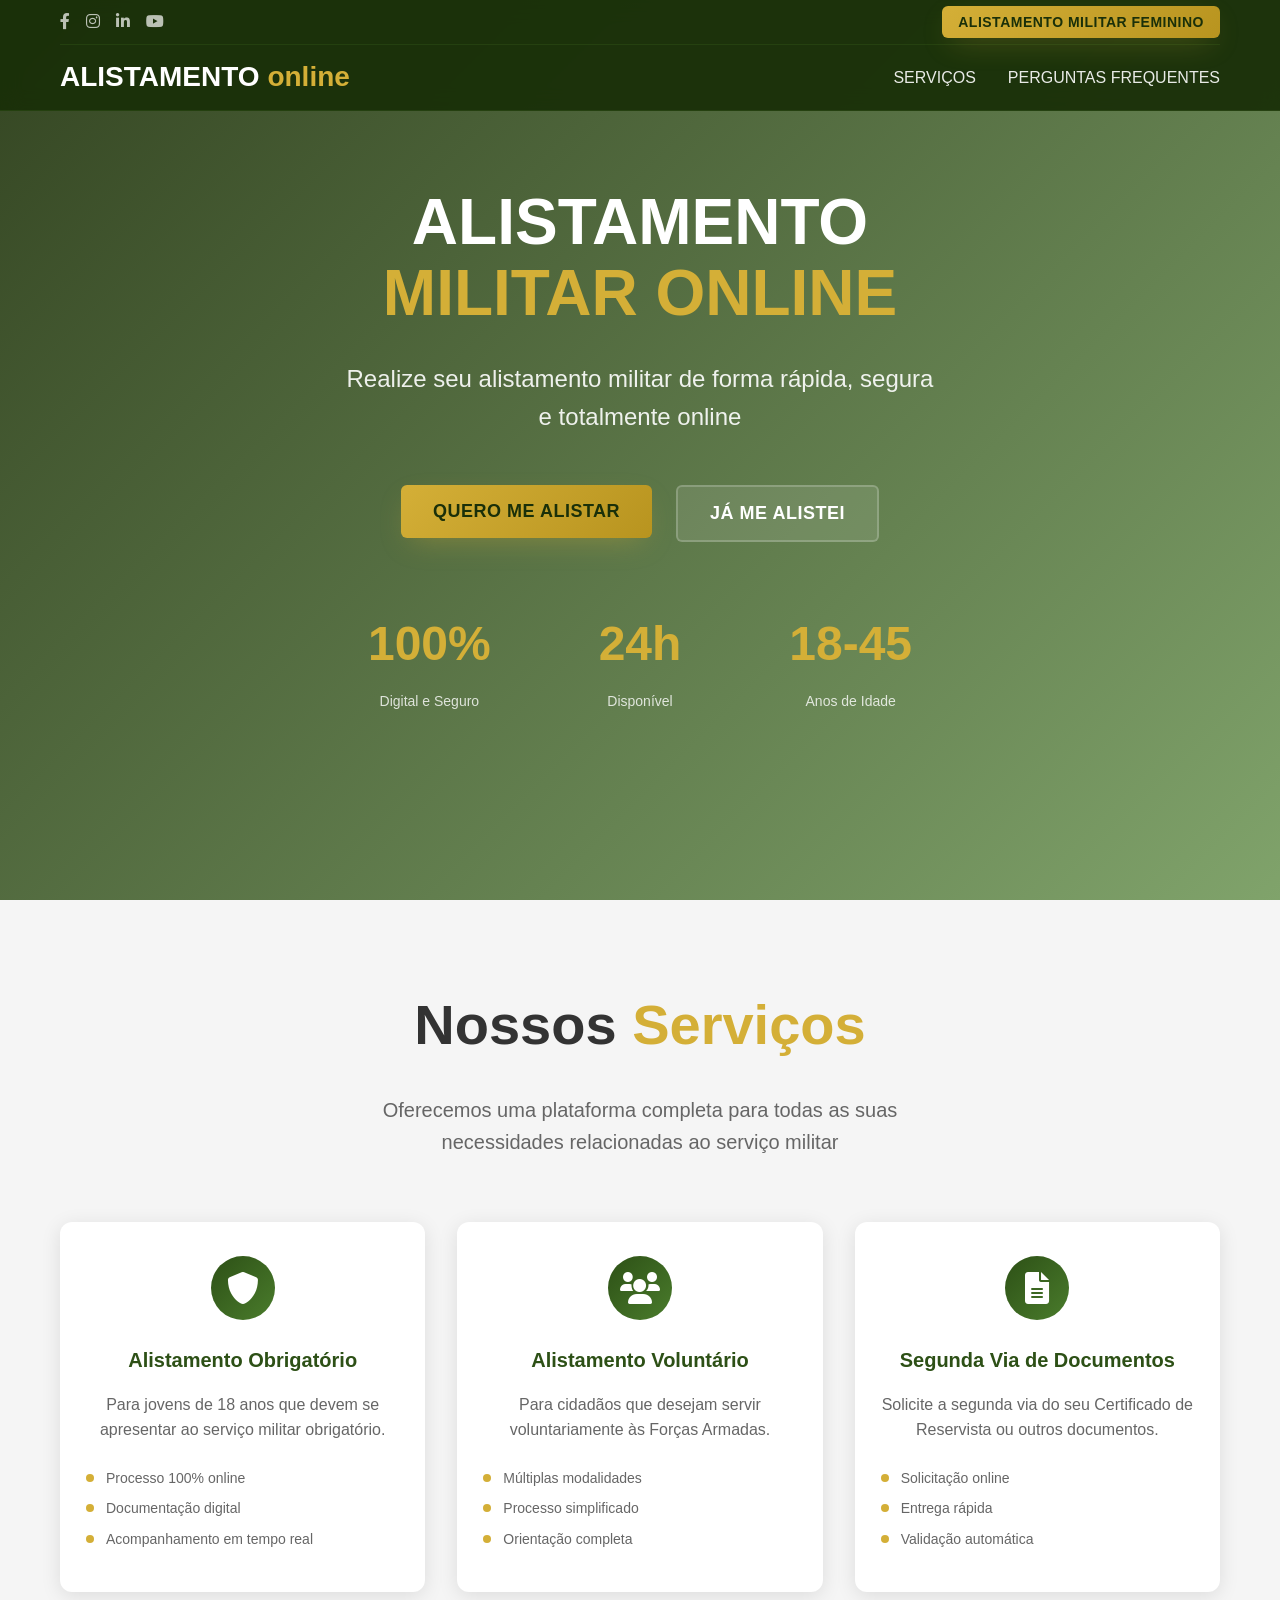
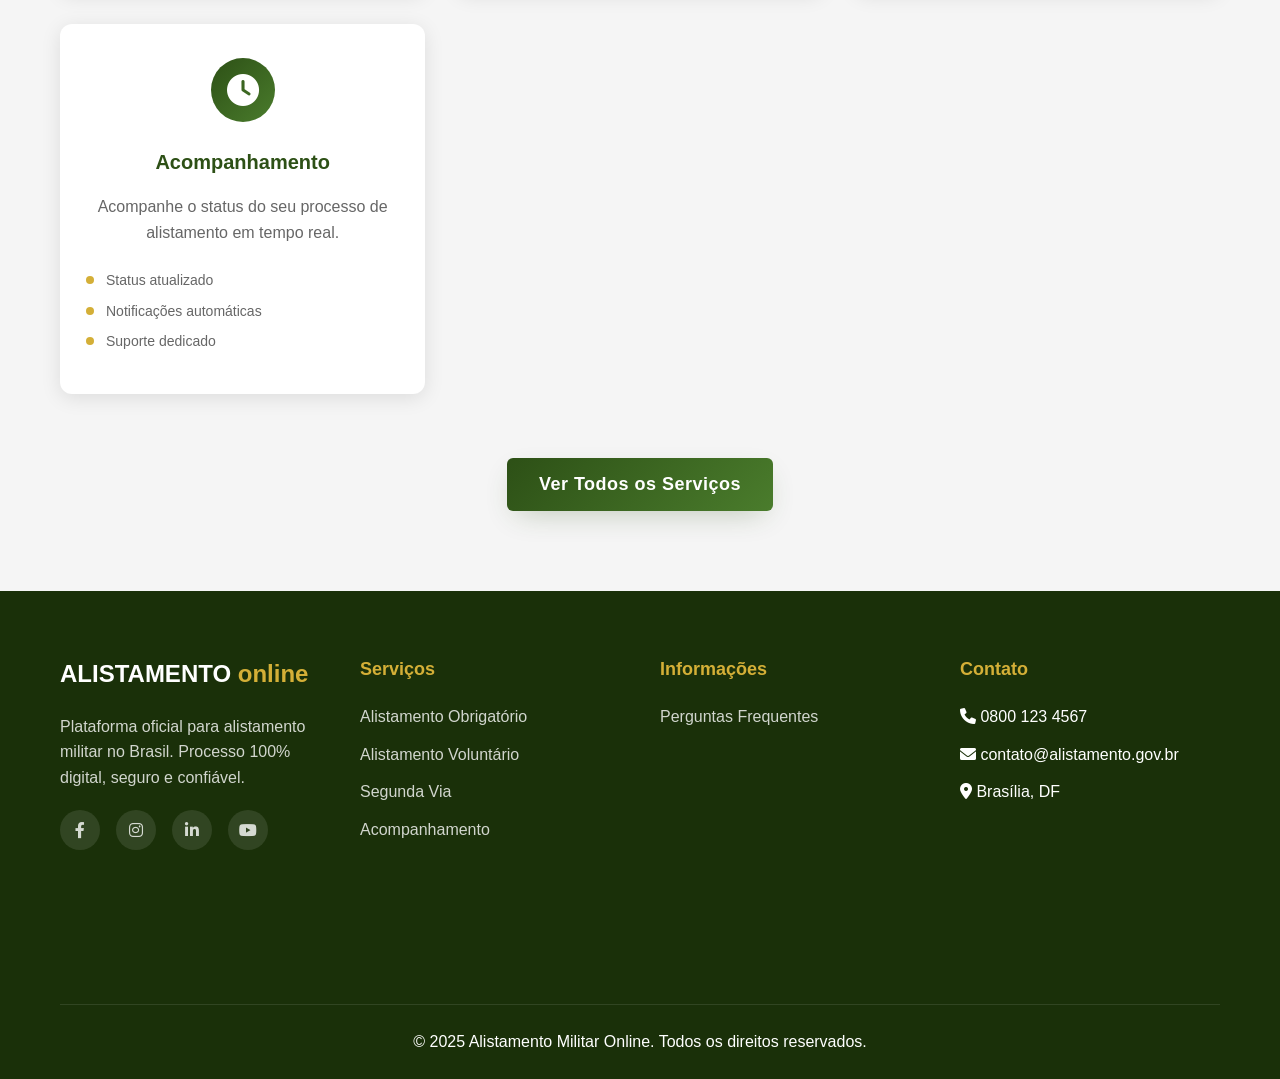
<file: site-alistamento/index.html>
<!DOCTYPE html>
<html lang="pt-BR">
<head>
    <meta charset="UTF-8">
    <meta name="viewport" content="width=device-width, initial-scale=1.0">
    <title>Alistamento Militar Online - Brasil</title>
    <meta name="description" content="Realize seu alistamento militar de forma rápida, segura e totalmente online. Plataforma oficial para jovens brasileiros.">
    <link rel="stylesheet" href="styles.css">
    <link rel="icon" href="favicon.ico" type="image/x-icon">
    <link href="https://cdnjs.cloudflare.com/ajax/libs/font-awesome/6.0.0/css/all.min.css" rel="stylesheet">
</head>
<body>
    <!-- Header -->
    <header class="header">
        <div class="container">
            <!-- Top bar com redes sociais -->
            <div class="top-bar">
                <div class="social-links">
                    <a href="https://www.facebook.com/exercito/?locale=pt_BR" target="_blank" aria-label="Facebook"><i class="fab fa-facebook-f"></i></a>
                    <a href="https://www.instagram.com/exercito_oficial" target="_blank" aria-label="Instagram"><i class="fab fa-instagram"></i></a>
                    <a href="https://br.linkedin.com/company/exercito" target="_blank" aria-label="LinkedIn"><i class="fab fa-linkedin-in"></i></a>
                    <a href="https://www.youtube.com/@exercitooficial" target="_blank" aria-label="YouTube"><i class="fab fa-youtube"></i></a>
                </div>
                <a href="alisfemin.html"><button class="btn btn-gold btn-sm">ALISTAMENTO MILITAR FEMININO</button></a>
            </div>

            <!-- Navegação principal -->
            <div class="main-nav">
                <div class="logo">
                    <a href="index.html"><h1>ALISTAMENTO <span class="gold">online</span></h1></a>
                </div>

                <nav class="nav">
                    <a href="servicos.html">SERVIÇOS</a>
                    <a href="pf.html">PERGUNTAS FREQUENTES</a>
                </nav>

                <button class="mobile-menu-btn" id="mobileMenuBtn">
                    <i class="fas fa-bars"></i>
                </button>
            </div>

            <!-- Menu pra celular -->
            <div class="mobile-menu" id="mobileMenu">
                <nav class="mobile-nav">
                    <a href="servicos.html" onclick="closeMobileMenu()">SERVIÇOS</a>
                    <a href="pf.html" onclick="closeMobileMenu()">PERGUNTAS FREQUENTES</a>
                    <a href="alisfemin.html"><button class="btn btn-gold btn-sm">ALISTAMENTO MILITAR FEMININO</button></a>
                    <div class="mobile-social">
                        <a href="https://www.facebook.com/exercito/?locale=pt_BR" target="_blank" aria-label="Facebook"><i class="fab fa-facebook-f"></i></a>
                        <a href="https://www.instagram.com/exercito_oficial" target="_blank" aria-label="Instagram"><i class="fab fa-instagram"></i></a>
                        <a href="https://br.linkedin.com/company/exercito" target="_blank" aria-label="LinkedIn"><i class="fab fa-linkedin-in"></i></a>
                        <a href="https://www.youtube.com/@exercitooficial"target="_blank"  aria-label="YouTube"><i class="fab fa-youtube"></i></a>
                    </div>
                </nav>
            </div>
        </div>
    </header>

    <!-- Hero Section -->
    <section class="hero">
        <div class="hero-bg"></div>
        <div class="hero-overlay"></div>
        <div class="hero-content">
            <h1 class="hero-title">
                ALISTAMENTO<br>
                <span class="gold">MILITAR ONLINE</span>
            </h1>
            <p class="hero-subtitle">
                Realize seu alistamento militar de forma rápida, segura e totalmente online
            </p>
            <div class="hero-buttons">
                <a href="login.html"><button class="btn btn-gold btn-lg">QUERO ME ALISTAR</button></a>
                <a href="login.html"><button class="btn btn-hero btn-lg">JÁ ME ALISTEI</button></a>
            </div>

            <!-- Quick info -->
            <div class="quick-info">
                <div class="info-item">
                    <h3>100%</h3>
                    <p>Digital e Seguro</p>
                </div>
                <div class="info-item">
                    <h3>24h</h3>
                    <p>Disponível</p>
                </div>
                <div class="info-item">
                    <h3>18-45</h3>
                    <p>Anos de Idade</p>
                </div>
            </div>
        </div>
        
    </section>

    <!-- Services Section -->
    <section id="servicos" class="services">
        <div class="container">
            <div class="section-header">
                <h2>Nossos <span class="gold">Serviços</span></h2>
                <p>Oferecemos uma plataforma completa para todas as suas necessidades relacionadas ao serviço militar</p>
            </div>

            <div class="services-grid">
                <div class="service-card">
                    <div class="service-icon">
                        <i class="fas fa-shield-alt"></i>
                    </div>
                    <h3>Alistamento Obrigatório</h3>
                    <p>Para jovens de 18 anos que devem se apresentar ao serviço militar obrigatório.</p>
                    <ul>
                        <li><span class="dot"></span>Processo 100% online</li>
                        <li><span class="dot"></span>Documentação digital</li>
                        <li><span class="dot"></span>Acompanhamento em tempo real</li>
                    </ul>
                </div>

                <div class="service-card">
                    <div class="service-icon">
                        <i class="fas fa-users"></i>
                    </div>
                    <h3>Alistamento Voluntário</h3>
                    <p>Para cidadãos que desejam servir voluntariamente às Forças Armadas.</p>
                    <ul>
                        <li><span class="dot"></span>Múltiplas modalidades</li>
                        <li><span class="dot"></span>Processo simplificado</li>
                        <li><span class="dot"></span>Orientação completa</li>
                    </ul>
                </div>

                <div class="service-card">
                    <div class="service-icon">
                        <i class="fas fa-file-alt"></i>
                    </div>
                    <h3>Segunda Via de Documentos</h3>
                    <p>Solicite a segunda via do seu Certificado de Reservista ou outros documentos.</p>
                    <ul>
                        <li><span class="dot"></span>Solicitação online</li>
                        <li><span class="dot"></span>Entrega rápida</li>
                        <li><span class="dot"></span>Validação automática</li>
                    </ul>
                </div>

                <div class="service-card">
                    <div class="service-icon">
                        <i class="fas fa-clock"></i>
                    </div>
                    <h3>Acompanhamento</h3>
                    <p>Acompanhe o status do seu processo de alistamento em tempo real.</p>
                    <ul>
                        <li><span class="dot"></span>Status atualizado</li>
                        <li><span class="dot"></span>Notificações automáticas</li>
                        <li><span class="dot"></span>Suporte dedicado</li>
                    </ul>
                </div>
            </div>

            <div class="services-cta">
                <a href="servicos.html"><button class="btn btn-military btn-lg">Ver Todos os Serviços</button></a>
            </div>
        </div>
    </section>

    <!-- Footer -->
    <footer class="footer">
        <div class="container">
            <div class="footer-content">
                <div class="footer-section">
                    <h3>ALISTAMENTO <span class="gold">online</span></h3>
                    <p>Plataforma oficial para alistamento militar no Brasil. Processo 100% digital, seguro e confiável.</p>
                    <div class="footer-social">
                        <a href="https://www.facebook.com/exercito/?locale=pt_BR" target="_blank" aria-label="Facebook"><i class="fab fa-facebook-f"></i></a>
                        <a href="https://www.instagram.com/exercito_oficial" target="_blank" aria-label="Instagram"><i class="fab fa-instagram"></i></a>
                        <a href="https://br.linkedin.com/company/exercito" target="_blank" aria-label="LinkedIn"><i class="fab fa-linkedin-in"></i></a>
                        <a href="https://www.youtube.com/@exercitooficial"target="_blank" aria-label="YouTube"><i class="fab fa-youtube"></i></a>
                    </div>
                </div>

                <div class="footer-section">
                    <h4>Serviços</h4>
                    <ul>
                        <li><a href="servicos.html">Alistamento Obrigatório</a></li>
                        <li><a href="servicos.html">Alistamento Voluntário</a></li>
                        <li><a href="login.html">Segunda Via</a></li>
                        <li><a href="login.html">Acompanhamento</a></li>
                    </ul>
                </div>

                <div class="footer-section">
                    <h4>Informações</h4>
                    <ul>
                        <li><a href="pf.html">Perguntas Frequentes</a></li>
                    </ul>
                </div>

                <div class="footer-section">
                    <h4>Contato</h4>
                    <ul>
                        <li><i class="fas fa-phone"></i> 0800 123 4567</li>
                        <li><i class="fas fa-envelope"></i> contato@alistamento.gov.br</li>
                        <li><i class="fas fa-map-marker-alt"></i> Brasília, DF</li>
                    </ul>
                </div>
            </div>

            <div class="footer-bottom">
                <p>&copy; 2025 Alistamento Militar Online. Todos os direitos reservados.</p>
            </div>
        </div>
    </footer>
<script src="script.js"></script>
    
</body>
</html>
</file>
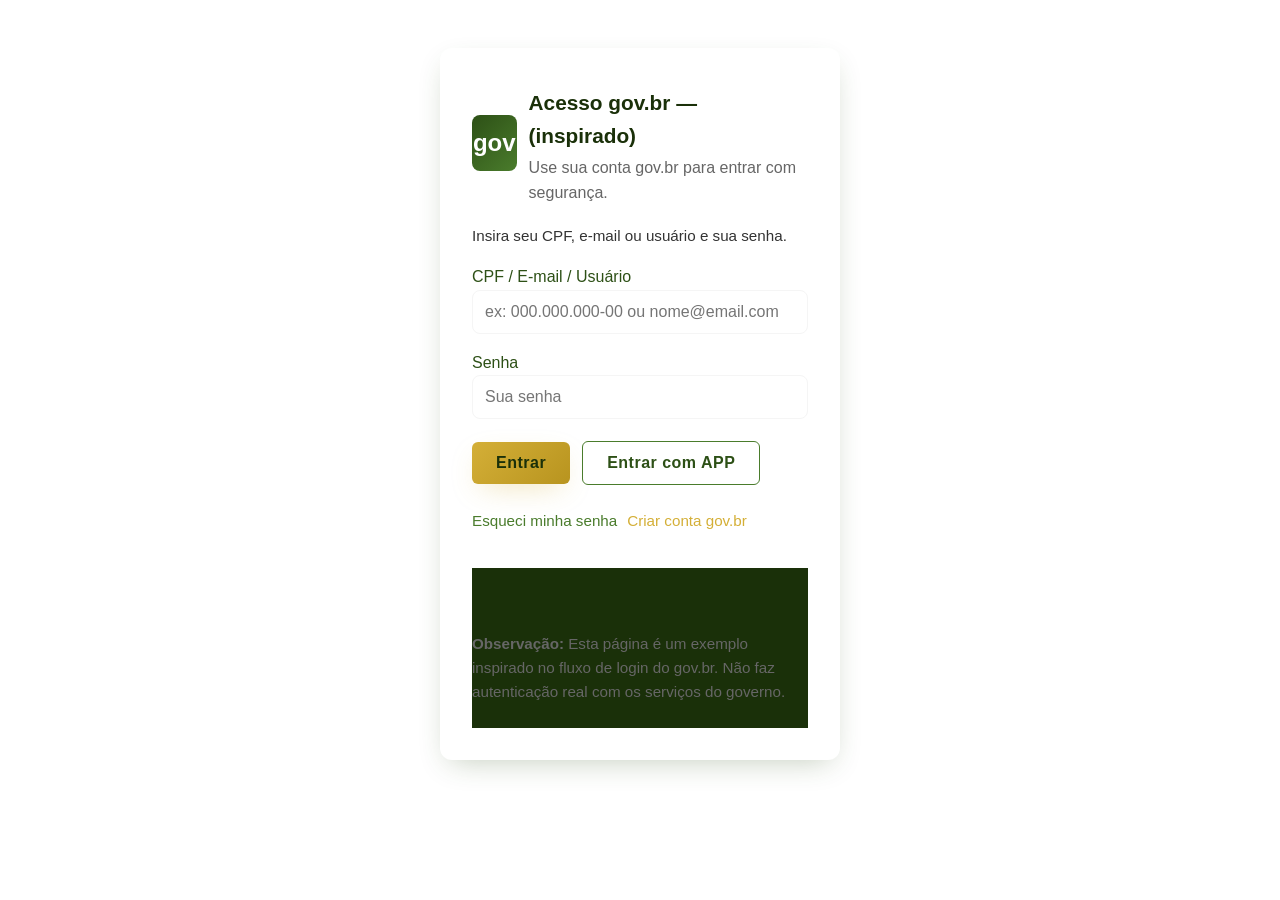
<file: site-alistamento/login.html>
<!doctype html>
<html lang="pt-BR">
<head>
  <meta charset="utf-8" />
  <meta name="viewport" content="width=device-width,initial-scale=1" />
  <title>Login — Gov.br (inspirado)</title>
  <link rel="stylesheet" href="styles.css">
  <link href="https://cdnjs.cloudflare.com/ajax/libs/font-awesome/6.0.0/css/all.min.css" rel="stylesheet">
</head>
<body class="bg-gray-light">
  <main class="container" style="display: flex; gap: 32px; justify-content: center; align-items: flex-start; margin-top: 48px;">
    <section class="card" style="background: var(--white); box-shadow: var(--shadow-military); border-radius: 12px; padding: 32px; min-width: 340px; max-width: 400px;">
      <div class="brand" style="display: flex; align-items: center; gap: 12px; margin-bottom: 18px;">
        <div class="logo" style="width: 56px; height: 56px; border-radius: 8px; background: var(--gradient-military); display: flex; align-items: center; justify-content: center; color: var(--white); font-weight: 700; font-size: 1.5rem;">gov</div>
        <div>
          <h1 id="login-title" style="font-size: 1.3rem; margin: 6px 0 2px; font-family: var(--font-primary); font-weight: var(--font-weight-bold); color: var(--military-green-dark);">Acesso gov.br — (inspirado)</h1>
          <p class="lead" style="margin:0; color: var(--gray-medium); font-family: var(--font-primary);">Use sua conta gov.br para entrar com segurança.</p>
        </div>
      </div>

      <form id="loginForm" autocomplete="on" action="formalis.html" aria-describedby="desc" style="display: flex; flex-direction: column; gap: 16px;">
        <p id="desc" class="small" style="color: var(--gray-dark); font-size: 0.95rem;">Insira seu CPF, e-mail ou usuário e sua senha.</p>

        <div>
          <label for="user" style="font-size: 1rem; color: var(--military-green); font-family: var(--font-primary);">CPF / E‑mail / Usuário</label>
          <input id="user" name="user" type="text" inputmode="text" required placeholder="ex: 000.000.000-00 ou nome@email.com" style="padding: 12px; border-radius: 8px; border: 1px solid var(--gray-light); font-size: 1rem; width: 100%;">
        </div>

        <div>
          <label for="password" style="font-size: 1rem; color: var(--military-green); font-family: var(--font-primary);">Senha</label>
          <input id="password" name="password" type="password" required placeholder="Sua senha" style="padding: 12px; border-radius: 8px; border: 1px solid var(--gray-light); font-size: 1rem; width: 100%;">
        </div>

        <div class="actions" style="display: flex; gap: 12px; align-items: center; margin-top: 6px;">
          <button type="submit" class="btn btn-gold" style="font-size: 1rem;">Entrar</button>
          <button type="button" id="altSign" class="btn" style="background: var(--white); color: var(--military-green); border: 1px solid var(--military-green-light); font-size: 1rem;">Entrar com APP</button>
        </div>

        <div class="links" style="margin-top:8px; display: flex; gap: 10px; flex-wrap: wrap;">
          <a href="#" id="esqueci" style="color: var(--military-green-light); font-size: 0.95rem;">Esqueci minha senha</a>
          <a href="#" id="criar" style="color: var(--military-gold); font-size: 0.95rem;">Criar conta gov.br</a>
        </div>

        <div class="footer small" style="margin-top: 18px; font-size: 0.95rem; color: var(--gray-medium);">
          <strong>Observação:</strong> Esta página é um exemplo inspirado no fluxo de login do gov.br. Não faz autenticação real com os serviços do governo.
        </div>
      </form>
    </section>

    
  </main>

  <script>
    // Lê parâmetros da query string
    function qs(key){const u=new URL(window.location.href);return u.searchParams.get(key)}
    document.getElementById('clientId').textContent = qs('client_id') || '—';
    document.getElementById('authId').textContent = qs('authorization_id') || '—';

    const form = document.getElementById('loginForm');
    form.addEventListener('submit', function(e){
      e.preventDefault();
      // comportamento simulado: cria token falso e redireciona para um callback local
      const token = 'fake_token_' + Math.random().toString(36).slice(2,12);
      const client = encodeURIComponent(qs('client_id') || 'local');
      const auth = encodeURIComponent(qs('authorization_id') || '');
      // Gera URL de callback (apenas exemplo); em integração real o servidor trataria o token
      const callback = (qs('redirect_uri') || 'callback.html') + '?access_token=' + token + '&client_id=' + client + '&authorization_id=' + auth;
      // Mostra alerta (para prototipagem) e redireciona
      alert('Login simulado concluído — redirecionando para: ' + callback);
      window.location.href = callback;
    });

    document.getElementById('altSign').addEventListener('click', function(){
      alert('Fluxo de login por app (simulado)');
    });

    document.getElementById('esqueci').addEventListener('click', function(e){e.preventDefault();alert('Fluxo de recuperação de senha (simulado)');});
    document.getElementById('criar').addEventListener('click', function(e){e.preventDefault();alert('Fluxo de criação de conta gov.br (simulado)');});
  </script>
</body>
</html>
</file>
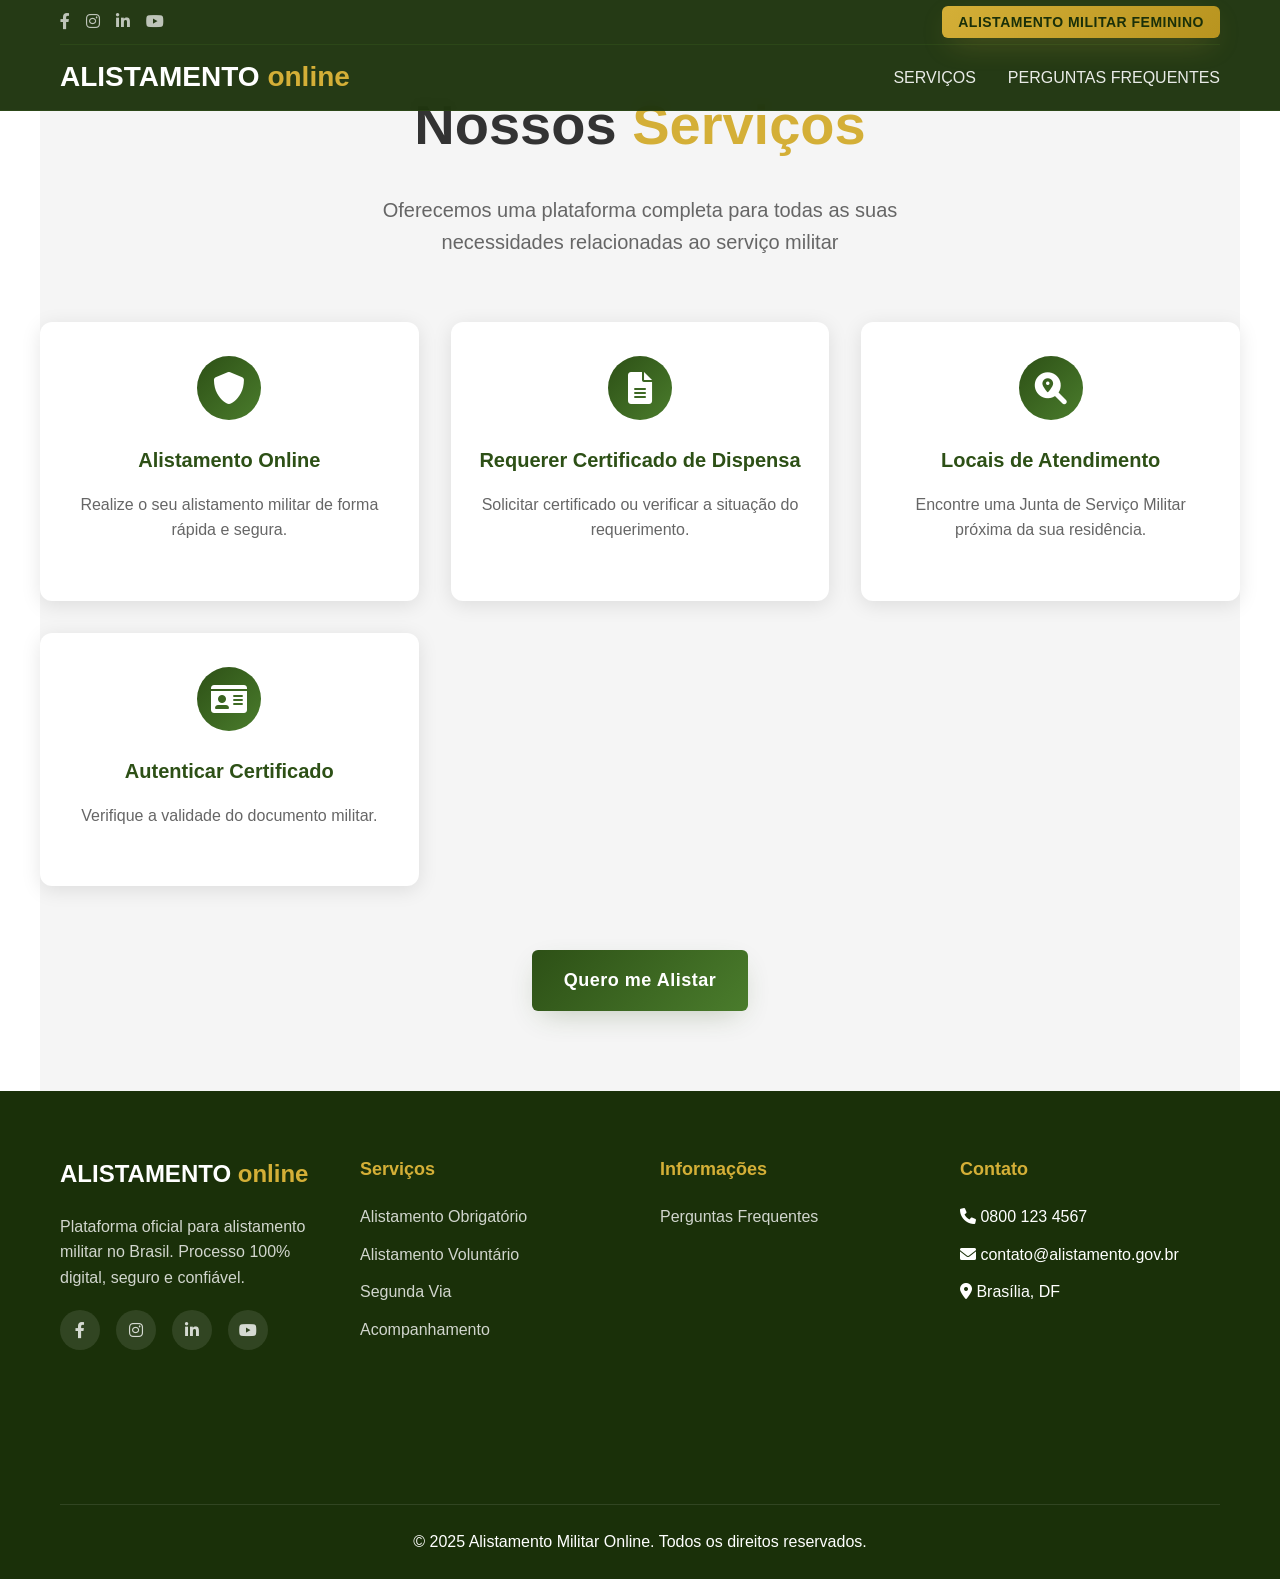
<file: site-alistamento/servicos.html>
<!DOCTYPE html>
<html lang="pt-BR">
<head>
    <meta charset="UTF-8">
    <meta name="viewport" content="width=device-width, initial-scale=1.0">
    <title>Alistamento Militar Online - Serviços</title>
    <meta name="description" content="Plataforma de serviços do Alistamento Militar Online.">
    <link rel="stylesheet" href="styles.css">
    <link href="https://cdnjs.cloudflare.com/ajax/libs/font-awesome/6.0.0/css/all.min.css" rel="stylesheet">
</head>
<body>
    <header class="header">
        <div class="container">
            <div class="top-bar">
                <div class="social-links">
                    <a href="https://www.facebook.com/exercito/?locale=pt_BR" target="_blank" aria-label="Facebook"><i class="fab fa-facebook-f"></i></a>
                    <a href="https://www.instagram.com/exercito_oficial" target="_blank" aria-label="Instagram"><i class="fab fa-instagram"></i></a>
                    <a href="https://br.linkedin.com/company/exercito" target="_blank" aria-label="LinkedIn"><i class="fab fa-linkedin-in"></i></a>
                    <a href="https://www.youtube.com/@exercitooficial" target="_blank" aria-label="YouTube"><i class="fab fa-youtube"></i></a>
                </div>
                <a href="alisfemin.html"><button class="btn btn-gold btn-sm">ALISTAMENTO MILITAR FEMININO</button></a>
            </div>

            <div class="main-nav">
                <div class="logo">
                    <a href="index.html"><h1>ALISTAMENTO <span class="gold">online</span></h1></a>
                </div>

                <nav class="nav">
                    <a href="servicos.html">SERVIÇOS</a>
                    <a href="pf.html">PERGUNTAS FREQUENTES</a>
                </nav>

                <button class="mobile-menu-btn" id="mobileMenuBtn">
                    <i class="fas fa-bars"></i>
                </button>
            </div>

            <div class="mobile-menu" id="mobileMenu">
                <nav class="mobile-nav">
                    <a href="servicos.html" onclick="closeMobileMenu()">SERVIÇOS</a>
                    <a href="pf.html" onclick="closeMobileMenu()">PERGUNTAS FREQUENTES</a>
                    <a href="alisfemin.html"><button class="btn btn-gold btn-sm">ALISTAMENTO MILITAR FEMININO</button></a>
                    <div class="mobile-social">
                        <a href="https://www.facebook.com/exercito/?locale=pt_BR" target="_blank" aria-label="Facebook"><i class="fab fa-facebook-f"></i></a>
                        <a href="https://www.instagram.com/exercito_oficial" target="_blank" aria-label="Instagram"><i class="fab fa-instagram"></i></a>
                        <a href="https://br.linkedin.com/company/exercito" target="_blank" aria-label="LinkedIn"><i class="fab fa-linkedin-in"></i></a>
                        <a href="https://www.youtube.com/@exercitooficial" target="_blank" aria-label="YouTube"><i class="fab fa-youtube"></i></a>
                    </div>
                </nav>
            </div>
        </div>
    </header>

    <main class="container section services">
        <div class="section-header">
            <h2>Nossos <span class="gold">Serviços</span></h2>
            <p>Oferecemos uma plataforma completa para todas as suas necessidades relacionadas ao serviço militar</p>
        </div>

        <div class="services-grid">
            <div class="service-card">
                <div class="service-icon"><i class="fas fa-shield-alt"></i></div>
                <a href="login.html"><h3>Alistamento Online</h3></a>
                <p>Realize o seu alistamento militar de forma rápida e segura.</p>
            </div>

            <div class="service-card">
                <div class="service-icon"><i class="fas fa-file-alt"></i></div>
                <a href="login.html"><h3>Requerer Certificado de Dispensa</h3></a>
                <p>Solicitar certificado ou verificar a situação do requerimento.</p>
            </div>

            <div class="service-card">
                <div class="service-icon"><i class="fas fa-search-location"></i></div>
                <a href="login.html"><h3>Locais de Atendimento</h3></a>
                <p>Encontre uma Junta de Serviço Militar próxima da sua residência.</p>
            </div>

            <div class="service-card">
                <div class="service-icon"><i class="fas fa-id-card"></i></div>
                <a href="login.html"><h3>Autenticar Certificado</h3></a>
                <p>Verifique a validade do documento militar.</p>
            </div>
        </div>

        <div class="services-cta">
            <a href="login.html" class="btn btn-military btn-lg">Quero me Alistar</a>
        </div>
    </main>

    <footer class="footer">
        <div class="container">
            <div class="footer-content">
                <div class="footer-section">
                    <h3>ALISTAMENTO <span class="gold">online</span></h3>
                    <p>Plataforma oficial para alistamento militar no Brasil. Processo 100% digital, seguro e confiável.</p>
                    <div class="footer-social">
                        <a href="https://www.facebook.com/exercito/?locale=pt_BR" target="_blank" aria-label="Facebook"><i class="fab fa-facebook-f"></i></a>
                        <a href="https://www.instagram.com/exercito_oficial" target="_blank" aria-label="Instagram"><i class="fab fa-instagram"></i></a>
                        <a href="https://br.linkedin.com/company/exercito" target="_blank" aria-label="LinkedIn"><i class="fab fa-linkedin-in"></i></a>
                        <a href="https://www.youtube.com/@exercitooficial" target="_blank" aria-label="YouTube"><i class="fab fa-youtube"></i></a>
                    </div>
                </div>

                <div class="footer-section">
                    <h4>Serviços</h4>
                    <ul>
                        <li><a href="servicos.html">Alistamento Obrigatório</a></li>
                        <li><a href="servicos.html">Alistamento Voluntário</a></li>
                        <li><a href="login.html">Segunda Via</a></li>
                        <li><a href="login.html">Acompanhamento</a></li>
                    </ul>
                </div>

                <div class="footer-section">
                    <h4>Informações</h4>
                    <ul>
                        <li><a href="pf.html">Perguntas Frequentes</a></li>
                    </ul>
                </div>

                <div class="footer-section">
                    <h4>Contato</h4>
                    <ul>
                        <li><i class="fas fa-phone"></i> 0800 123 4567</li>
                        <li><i class="fas fa-envelope"></i> contato@alistamento.gov.br</li>
                        <li><i class="fas fa-map-marker-alt"></i> Brasília, DF</li>
                    </ul>
                </div>
            </div>

            <div class="footer-bottom">
                <p>&copy; 2025 Alistamento Militar Online. Todos os direitos reservados.</p>
            </div>
        </div>
    </footer>

    <script src="script.js"></script>
</body>
</html>
</file>
<file: site-alistamento/styles.css>
/* Base */
* {
    margin: 0;
    padding: 0;
    box-sizing: border-box;
}

:root {
    /* Cores */
    --military-green: #2d5016;
    --military-green-light: #4a7c2c;
    --military-green-dark: #1a3009;
    --military-gold: #d4af37;
    --military-gold-dark: #b8941f;
    --white: #ffffff;
    --gray-light: #f5f5f5;
    --gray-medium: #666666;
    --gray-dark: #333333;

    /* Gradientes */
    --gradient-military: linear-gradient(135deg, var(--military-green), var(--military-green-light));
    --gradient-hero: linear-gradient(135deg, rgba(29, 48, 9, 0.9), rgba(74, 124, 44, 0.7));
    --gradient-gold: linear-gradient(135deg, var(--military-gold), var(--military-gold-dark));

    /* Sombras */
    --shadow-military: 0 10px 30px -10px rgba(45, 80, 22, 0.3);
    --shadow-gold: 0 10px 30px -10px rgba(212, 175, 55, 0.4);

    /* Texto*/
    --font-primary: 'Arial', sans-serif;
    --font-weight-normal: 400;
    --font-weight-bold: 700;
}

body {
    font-family: var(--font-primary);
    line-height: 1.6;
    color: var(--gray-dark);
    overflow-x: hidden;
}

a{
    text-decoration: none;
    color: inherit;
}

.container {
    max-width: 1200px;
    margin: 0 auto;
    padding: 0 20px;
}

/* Utilidades */
.gold {
    color: var(--military-gold);
}

/* Botoes */
.btn {
    display: inline-block;
    padding: 12px 24px;
    border: none;
    border-radius: 6px;
    font-weight: var(--font-weight-bold);
    text-decoration: none;
    text-align: center;
    cursor: pointer;
    transition: all 0.3s ease;
    font-size: 16px;
    letter-spacing: 0.5px;
}

.btn-sm {
    padding: 8px 16px;
    font-size: 14px;
}

.btn-lg {
    padding: 16px 32px;
    font-size: 18px;
}

.btn-gold {
    background: var(--gradient-gold);
    color: var(--military-green-dark);
    box-shadow: var(--shadow-gold);
}

.btn-gold:hover {
    transform: translateY(-2px);
    box-shadow: 0 15px 40px -10px rgba(212, 175, 55, 0.5);
}

.btn-hero {
    background: rgba(255, 255, 255, 0.1);
    color: var(--white);
    border: 2px solid rgba(255, 255, 255, 0.2);
    backdrop-filter: blur(10px);
}

.btn-hero:hover {
    background: rgba(255, 255, 255, 0.2);
    transform: translateY(-2px);
}

.btn-military {
    background: var(--gradient-military);
    color: var(--white);
    box-shadow: var(--shadow-military);
}

.btn-military:hover {
    transform: translateY(-2px);
    box-shadow: 0 15px 40px -10px rgba(45, 80, 22, 0.4);
}

/* Header */
.header {
    background: rgba(26, 48, 9, 0.95);
    backdrop-filter: blur(10px);
    border-bottom: 1px solid rgba(74, 124, 44, 0.2);
    position: fixed;
    top: 0;
    left: 0;
    right: 0;
    z-index: 1000;
}

.top-bar {
    display: flex;
    justify-content: space-between;
    align-items: center;
    padding: 6px 0;
    border-bottom: 1px solid rgba(74, 124, 44, 0.2);
}

.social-links {
    display: flex;
    gap: 16px;
}

.social-links a {
    color: rgba(255, 255, 255, 0.7);
    font-size: 16px;
    transition: color 0.3s ease;
}

.social-links a:hover {
    color: var(--white);
}

.main-nav {
    display: flex;
    justify-content: space-between;
    align-items: center;
    padding: 10px 0;
}

.logo h1 {
    font-size: 28px;
    font-weight: var(--font-weight-bold);
    color: var(--white);
}

.nav {
    display: flex;
    gap: 32px;
}

.nav a {
    color: rgba(255, 255, 255, 0.9);
    text-decoration: none;
    font-weight: 500;
    transition: color 0.3s ease;
}

.nav a:hover {
    color: var(--military-gold);
}

.mobile-menu-btn {
    display: none;
    background: none;
    border: none;
    color: var(--white);
    font-size: 24px;
    cursor: pointer;
}

.mobile-menu {
    display: none;
    padding: 20px 0;
    border-top: 1px solid rgba(74, 124, 44, 0.2);
    animation: fadeIn 0.3s ease;
}

.mobile-nav {
    display: flex;
    flex-direction: column;
    gap: 16px;
}

.mobile-nav a {
    color: rgba(255, 255, 255, 0.9);
    text-decoration: none;
    padding: 8px 0;
    transition: color 0.3s ease;
}

.mobile-nav a:hover {
    color: var(--military-gold);
}

.mobile-social {
    display: flex;
    justify-content: center;
    gap: 20px;
    padding-top: 16px;
    border-top: 1px solid rgba(74, 124, 44, 0.2);
}

.mobile-social a {
    color: rgba(255, 255, 255, 0.7);
    font-size: 20px;
}

/* Hero Section */
.hero {
    position: relative;
    min-height: 100vh;
    display: flex;
    align-items: center;
    justify-content: center;
    overflow: hidden;
}

.hero-bg {
    position: absolute;
    top: 0;
    left: 0;
    width: 100%;
    height: 100%;
    background-image: url('https://www.semanariozonanorte.com.br/uploads/images/2024/04/dia-do-exercito-brasileiro-1256220636-82eba.jpg');
    background-size: cover;
    background-position: center;
    background-attachment: fixed;
}

.hero-overlay {
    position: absolute;
    top: 0;
    left: 0;
    width: 100%;
    height: 100%;
    background: var(--gradient-hero);
}

.military-badges {
    position: absolute;
    top: 120px;
    right: 32px;
    display: flex;
    flex-direction: column;
    gap: 16px;
    z-index: 10;
}

.badge {
    width: 64px;
    height: 64px;
    border-radius: 50%;
    display: flex;
    align-items: center;
    justify-content: center;
    font-weight: var(--font-weight-bold);
    font-size: 12px;
    transition: transform 0.3s ease;
}

.badge:hover {
    transform: scale(1.1);
}

.badge.gold {
    background: var(--gradient-gold);
    color: var(--military-green-dark);
    box-shadow: var(--shadow-gold);
}

.badge.white {
    background: var(--white);
    color: var(--military-green);
    box-shadow: var(--shadow-military);
}

.hero-content {
    position: relative;
    z-index: 10;
    text-align: center;
    max-width: 800px;
    padding: 0 20px;
}

.hero-title {
    font-size: 64px;
    font-weight: var(--font-weight-bold);
    color: var(--white);
    margin-bottom: 32px;
    line-height: 1.1;
    animation: fadeInUp 0.8s ease;
}

.hero-subtitle {
    font-size: 24px;
    color: rgba(255, 255, 255, 0.9);
    margin-bottom: 48px;
    max-width: 600px;
    margin-left: auto;
    margin-right: auto;
    animation: fadeInUp 0.8s ease 0.2s both;
}

.hero-buttons {
    display: flex;
    gap: 24px;
    justify-content: center;
    margin-bottom: 64px;
    animation: fadeInUp 0.8s ease 0.4s both;
}

.quick-info {
    display: grid;
    grid-template-columns: repeat(3, 1fr);
    gap: 32px;
    color: rgba(255, 255, 255, 0.8);
}

.info-item {
    animation: fadeIn 0.6s ease 0.6s both;
}

.info-item h3 {
    font-size: 48px;
    font-weight: var(--font-weight-bold);
    color: var(--military-gold);
    margin-bottom: 8px;
}

.info-item p {
    font-size: 14px;
}

.scroll-indicator {
    position: absolute;
    bottom: 32px;
    left: 50%;
    transform: translateX(-50%);
    animation: bounce 2s infinite;
}

.scroll-mouse {
    width: 24px;
    height: 40px;
    border: 2px solid rgba(255, 255, 255, 0.5);
    border-radius: 12px;
    display: flex;
    justify-content: center;
    padding-top: 8px;
}

.scroll-dot {
    width: 4px;
    height: 12px;
    background: rgba(255, 255, 255, 0.5);
    border-radius: 2px;
}

/* Services Section */
.services {
    padding: 80px 0;
    background: var(--gray-light);
}

.section-header {
    text-align: center;
    margin-bottom: 64px;
}

.section-header h2 {
    font-size: 56px;
    font-weight: var(--font-weight-bold);
    color: var(--gray-dark);
    margin-bottom: 24px;
}

.section-header p {
    font-size: 20px;
    color: var(--gray-medium);
    max-width: 600px;
    margin: 0 auto;
}

.services-grid {
    display: grid;
    grid-template-columns: repeat(auto-fit, minmax(280px, 1fr));
    gap: 32px;
    margin-bottom: 64px;
}

.service-card {
    background: var(--white);
    padding: 32px 24px;
    border-radius: 12px;
    text-align: center;
    border: 2px solid transparent;
    transition: all 0.3s ease;
    box-shadow: 0 4px 20px rgba(0, 0, 0, 0.1);
}

.service-card:hover {
    border-color: rgba(212, 175, 55, 0.5);
    box-shadow: var(--shadow-military);
    transform: translateY(-5px);
}

.service-icon {
    width: 64px;
    height: 64px;
    background: var(--gradient-military);
    border-radius: 50%;
    display: flex;
    align-items: center;
    justify-content: center;
    margin: 0 auto 24px;
    transition: transform 0.3s ease;
}

.service-card:hover .service-icon {
    transform: scale(1.1);
}

.service-icon i {
    font-size: 32px;
    color: var(--white);
}

.service-card h3 {
    font-size: 20px;
    font-weight: var(--font-weight-bold);
    color: var(--military-green);
    margin-bottom: 16px;
}

.service-card p {
    color: var(--gray-medium);
    margin-bottom: 24px;
    line-height: 1.6;
}

.service-card ul {
    list-style: none;
    text-align: left;
}

.service-card li {
    color: var(--gray-medium);
    font-size: 14px;
    margin-bottom: 8px;
    display: flex;
    align-items: center;
}

.dot {
    width: 8px;
    height: 8px;
    background: var(--military-gold);
    border-radius: 50%;
    margin-right: 12px;
    flex-shrink: 0;
}

.services-cta {
    text-align: center;
}

/* Footer */
.footer {
    background: var(--military-green-dark);
    color: var(--white);
    padding: 64px 0 24px;
}

.footer-content {
    display: grid;
    grid-template-columns: repeat(auto-fit, minmax(250px, 1fr));
    gap: 40px;
    margin-bottom: 150px;
}

.footer-section h3,
.footer-section h4 {
    margin-bottom: 20px;
    color: var(--white);
}

.footer-section h3 {
    font-size: 24px;
}

.footer-section h4 {
    font-size: 18px;
    color: var(--military-gold);
}

.footer-section p {
    color: rgba(255, 255, 255, 0.8);
    margin-bottom: 20px;
    line-height: 1.6;
}

.footer-section ul {
    list-style: none;
}

.footer-section li {
    margin-bottom: 12px;
}

.footer-section a {
    color: rgba(255, 255, 255, 0.8);
    text-decoration: none;
    transition: color 0.3s ease;
}

.footer-section a:hover {
    color: var(--military-gold);
}

.footer-social {
    display: flex;
    gap: 16px;
    margin-top: 20px;
}

.footer-social a {
    width: 40px;
    height: 40px;
    background: rgba(255, 255, 255, 0.1);
    border-radius: 50%;
    display: flex;
    align-items: center;
    justify-content: center;
    transition: all 0.3s ease;
}

.footer-social a:hover {
    background: var(--military-gold);
    color: var(--military-green-dark);
}

.footer-bottom {
    border-top: 1px solid rgba(255, 255, 255, 0.1);
    padding-top: 24px;
    display: flex;
    justify-content:center;
    align-items: center;
    flex-wrap: wrap;
}

.footer-links {
    display: flex;
    gap: 24px;
}

.footer-links a {
    color: rgba(255, 255, 255, 0.8);
    text-decoration: none;
    transition: color 0.3s ease;
}

.footer-links a:hover {
    color: var(--military-gold);
}

/* Animations */
@keyframes fadeIn {
    from {
        opacity: 0;
    }
    to {
        opacity: 1;
    }
}

@keyframes fadeInUp {
    from {
        opacity: 0;
        transform: translateY(30px);
    }
    to {
        opacity: 1;
        transform: translateY(0);
    }
}

@keyframes bounce {
    0%, 20%, 50%, 80%, 100% {
        transform: translateX(-50%) translateY(0);
    }
    40% {
        transform: translateX(-50%) translateY(-10px);
    }
    60% {
        transform: translateX(-50%) translateY(-5px);
    }
}

/* Responsive Design */
@media (max-width: 768px) {
    .top-bar {
        display: none;
    }

    .nav {
        display: none;
    }

    .mobile-menu-btn {
        display: block;
    }

    .mobile-menu.active {
        display: block;
    }

    .military-badges {
        display: none;
    }

    .hero-title {
        font-size: 40px;
    }

    .hero-subtitle {
        font-size: 18px;
    }

    .hero-buttons {
        flex-direction: column;
        align-items: center;
    }

    .quick-info {
        grid-template-columns: 1fr;
        gap: 24px;
    }

    .section-header h2 {
        font-size: 36px;
    }

    .services-grid {
        grid-template-columns: 1fr;
    }

    .footer-bottom {
        flex-direction: column;
        gap: 16px;
        text-align: center;
    }
}
</file>
